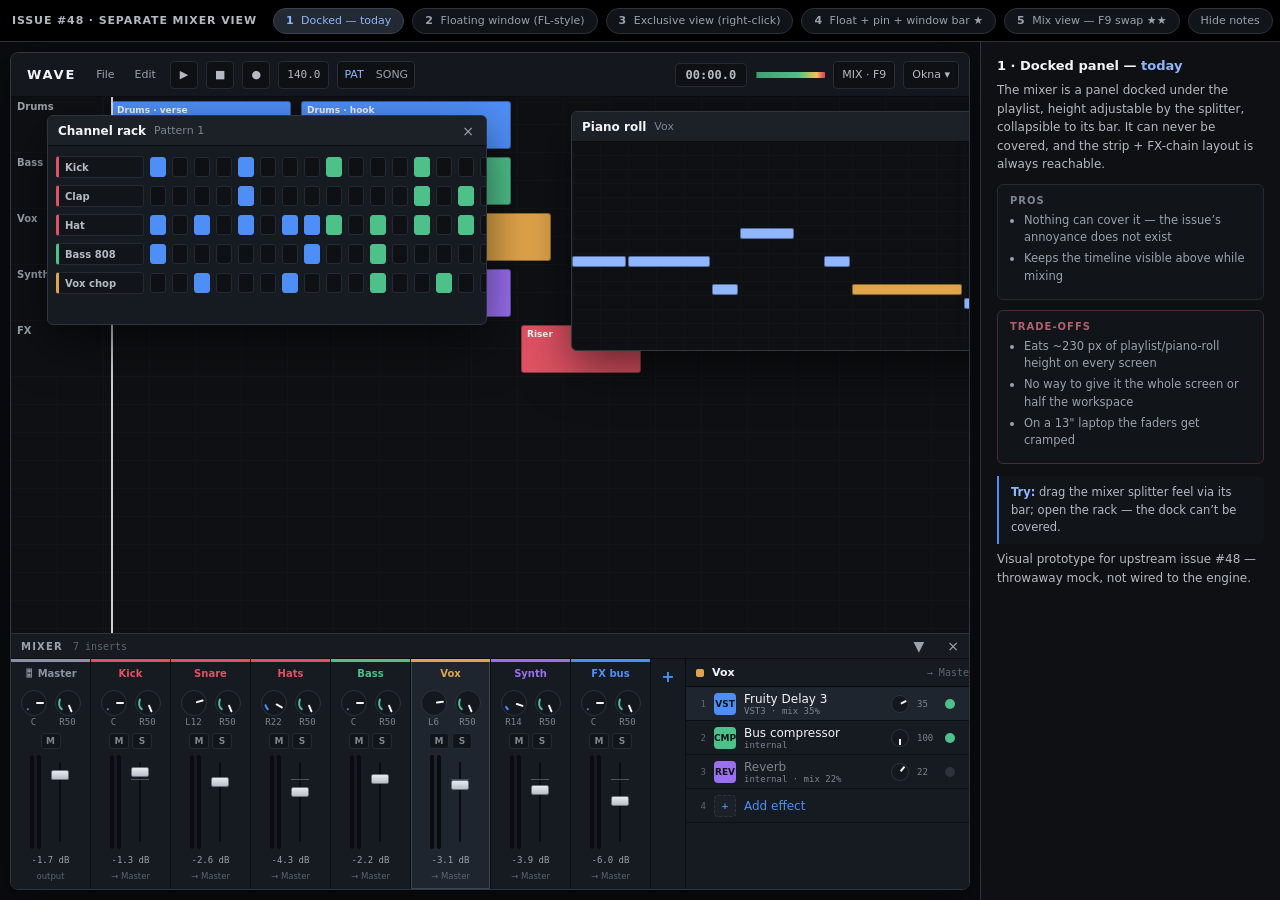
<file: index.html>
<!doctype html><meta charset="utf-8"><title>WAVE mixer-view proto</title><meta http-equiv="refresh" content="0; url=mixer-view.html"><p>Redirecting to <a href="mixer-view.html">mixer-view.html</a>…</p>
</file>
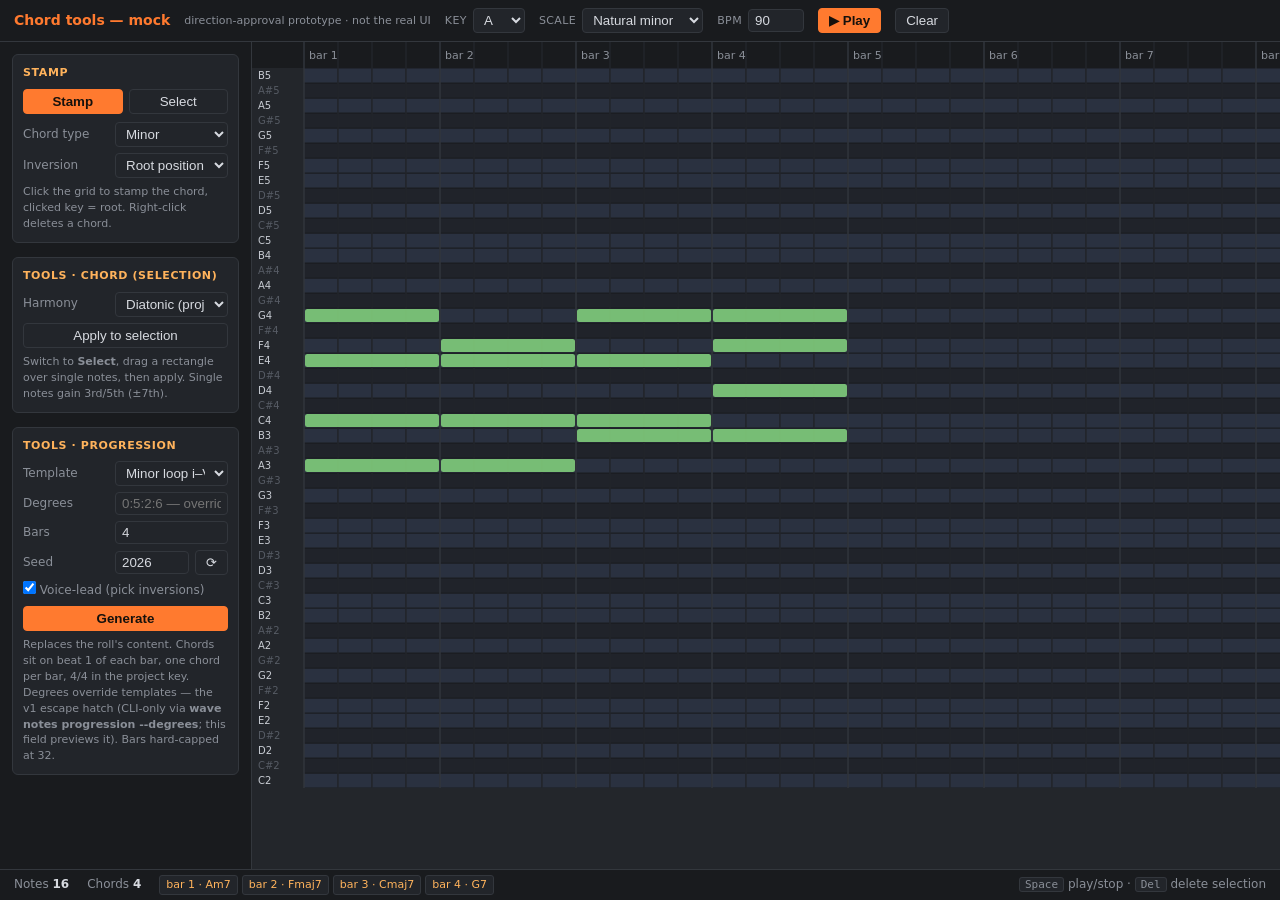
<file: chord-tools.html>
<!DOCTYPE html>
<html lang="en">
<head>
<meta charset="utf-8">
<title>WAVE · Chord tools mock (direction approval)</title>
<style>
  :root{
    --bg:#1b1d20; --panel:#22252a; --panel2:#191b1e; --line:#33373d;
    --txt:#d7dae0; --dim:#8a8f98; --acc:#ff7a2f; --acc2:#ffb35c;
    --note:#7ec97a; --notesel:#ffd24a; --scale:#2e3340; --scaleoff:#23262b;
    --barline:#3d424a;
  }
  *{box-sizing:border-box; margin:0; padding:0;}
  body{background:var(--bg); color:var(--txt); font:13px/1.45 "Segoe UI",system-ui,sans-serif; height:100vh; display:flex; flex-direction:column; overflow:hidden;}
  header{display:flex; align-items:center; gap:14px; padding:8px 14px; background:var(--panel2); border-bottom:1px solid var(--line);}
  header h1{font-size:14px; font-weight:600; color:var(--acc);}
  header .sub{color:var(--dim); font-size:11px;}
  .grp{display:flex; align-items:center; gap:6px;}
  .grp label{color:var(--dim); font-size:11px; text-transform:uppercase; letter-spacing:.4px;}
  select,input[type=number],input[type=text]{background:var(--panel); color:var(--txt); border:1px solid var(--line); border-radius:4px; padding:3px 6px; font:12px inherit;}
  select:focus,input:focus{outline:1px solid var(--acc);}
  button{background:var(--panel); color:var(--txt); border:1px solid var(--line); border-radius:4px; padding:4px 10px; font:12px inherit; cursor:pointer;}
  button:hover{border-color:var(--acc); color:var(--acc2);}
  button.primary{background:var(--acc); border-color:var(--acc); color:#16110c; font-weight:600;}
  button.primary:hover{background:var(--acc2); color:#16110c;}
  main{flex:1; display:flex; min-height:0;}
  aside{width:252px; background:var(--panel2); border-right:1px solid var(--line); padding:12px; overflow-y:auto; display:flex; flex-direction:column; gap:14px;}
  .card{background:var(--panel); border:1px solid var(--line); border-radius:6px; padding:10px;}
  .card h2{font-size:11px; text-transform:uppercase; letter-spacing:.6px; color:var(--acc2); margin-bottom:8px;}
  .row{display:flex; align-items:center; gap:6px; margin:6px 0;}
  .row label{width:86px; color:var(--dim); font-size:12px;}
  .row select,.row input{flex:1; min-width:0;}
  .modes{display:flex; gap:6px; margin-bottom:8px;}
  .modes button{flex:1; padding:4px 0;}
  .modes button.on{background:var(--acc); border-color:var(--acc); color:#16110c; font-weight:600;}
  .hint{color:var(--dim); font-size:11px; margin-top:6px;}
  .rollwrap{flex:1; overflow:auto; position:relative; background:var(--scaleoff);}
  svg{display:block; cursor:crosshair;}
  footer{display:flex; align-items:center; gap:18px; padding:5px 14px; background:var(--panel2); border-top:1px solid var(--line); color:var(--dim); font-size:12px;}
  footer b{color:var(--txt); font-weight:600;}
  .chips{display:flex; flex-wrap:wrap; gap:4px;}
  .chip{background:var(--panel); border:1px solid var(--line); border-radius:3px; padding:1px 6px; font-size:11px; color:var(--acc2);}
  kbd{background:var(--panel); border:1px solid var(--line); border-radius:3px; padding:0 5px; font-size:11px;}
</style>
</head>
<body>
<header>
  <h1>Chord tools — mock</h1>
  <span class="sub">direction-approval prototype · not the real UI</span>
  <div class="grp"><label>Key</label><select id="key"></select></div>
  <div class="grp"><label>Scale</label>
    <select id="scale">
      <option value="0">Major</option><option value="1" selected>Natural minor</option>
      <option value="2">Maj pentatonic</option><option value="3">Min pentatonic</option>
    </select></div>
  <div class="grp"><label>BPM</label><input id="bpm" type="number" value="90" min="40" max="220" style="width:56px"></div>
  <button id="play" class="primary">▶ Play</button>
  <button id="clear">Clear</button>
</header>
<main>
  <aside>
    <div class="card">
      <h2>Stamp</h2>
      <div class="modes">
        <button id="mStamp" class="on">Stamp</button>
        <button id="mSelect">Select</button>
      </div>
      <div class="row"><label>Chord type</label>
        <select id="chordType">
          <option value="maj">Major</option><option value="min" selected>Minor</option>
          <option value="dim">Diminished</option><option value="aug">Augmented</option>
          <option value="sus2">Sus2</option><option value="sus4">Sus4</option>
          <option value="7">Dominant 7</option><option value="maj7">Major 7</option>
          <option value="min7">Minor 7</option><option value="9">Dominant 9</option>
          <option value="add9">Add 9</option><option value="maj9">Major 9</option>
          <option value="min9">Minor 9</option><option value="6">Major 6</option>
          <option value="m6">Minor 6</option><option value="dim7">Diminished 7</option>
          <option value="m7b5">Minor 7 ♭5</option><option value="5">Power 5</option>
          <option value="single">Single note (for the Chord tool)</option>
        </select></div>
      <div class="row"><label>Inversion</label>
        <select id="inv">
          <option value="0" selected>Root position</option><option value="1">1st</option>
          <option value="2">2nd</option><option value="3">3rd</option>
        </select></div>
      <div class="hint">Click the grid to stamp the chord, clicked key = root. Right-click deletes a chord.</div>
    </div>
    <div class="card">
      <h2>Tools · Chord (selection)</h2>
      <div class="row"><label>Harmony</label>
        <select id="chordVerb">
          <option value="diatonic" selected>Diatonic (project scale)</option>
          <option value="maj">Major triad</option><option value="min">Minor triad</option>
          <option value="7">Dominant 7</option><option value="maj7">Major 7</option>
          <option value="min7">Minor 7</option>
        </select></div>
      <button id="applyChord" style="width:100%">Apply to selection</button>
      <div class="hint">Switch to <b>Select</b>, drag a rectangle over single notes, then apply. Single notes gain 3rd/5th (±7th).</div>
    </div>
    <div class="card">
      <h2>Tools · Progression</h2>
      <div class="row"><label>Template</label>
        <select id="prog">
          <option value="pop">Pop I–V–vi–IV</option>
          <option value="pop2">Pop rotation vi–IV–I–V</option>
          <option value="minloop" selected>Minor loop i–VI–III–VII</option>
          <option value="trap">Trap i–iv–VI–v</option>
          <option value="iivI">ii–V–I</option>
          <option value="doowop">Doo-wop I–vi–IV–V</option>
          <option value="andalusian">Andalusian i–VII–VI–v</option>
          <option value="blues">Blues i–iv–v</option>
          <option value="canon">Canon (8 bars)</option>
          <option value="chance">Chance (seeded)</option>
        </select></div>
      <div class="row"><label>Degrees</label><input id="degrees" type="text" placeholder="0:5:2:6 — overrides template"></div>
      <div class="row"><label>Bars</label><input id="bars" type="number" value="4" min="1" max="32"></div>
      <div class="row"><label>Seed</label><input id="seed" type="number" value="2026"><button id="reseed" title="New seed">⟳</button></div>
      <div class="row"><label style="width:auto"><input id="vl" type="checkbox" checked> Voice-lead (pick inversions)</label></div>
      <button id="genProg" class="primary" style="width:100%">Generate</button>
      <div class="hint">Replaces the roll's content. Chords sit on beat 1 of each bar, one chord per bar, 4/4 in the project key. Degrees override templates — the v1 escape hatch (CLI-only via <b>wave notes progression --degrees</b>; this field previews it). Bars hard-capped at 32.</div>
    </div>
  </aside>
  <div class="rollwrap"><svg id="roll"></svg></div>
</main>
<footer>
  <span>Notes <b id="stNotes">0</b></span>
  <span>Chords <b id="stChords">0</b></span>
  <div class="chips" id="stChips"></div>
  <span style="margin-left:auto"><kbd>Space</kbd> play/stop · <kbd>Del</kbd> delete selection</span>
</footer>
<script>
'use strict';
/* ---------- theory ---------- */
const NN = ['C','C#','D','D#','E','F','F#','G','G#','A','A#','B'];
const SCALES = [[0,2,4,5,7,9,11],[0,2,3,5,7,8,10],[0,2,4,7,9],[0,3,5,7,10]];
const CHORDS = {
  maj:[0,4,7], min:[0,3,7], dim:[0,3,6], aug:[0,4,8], sus2:[0,2,7], sus4:[0,5,7],
  7:[0,4,7,10], maj7:[0,4,7,11], min7:[0,3,7,10], 9:[0,4,7,10,14], add9:[0,4,7,14],
  maj9:[0,4,7,11,14], min9:[0,3,7,10,14], 6:[0,4,7,9], m6:[0,3,7,9],
  dim7:[0,3,6,9], m7b5:[0,3,6,10], 5:[0,7]
};
const CHORD_NAME = {maj:'', min:'m', dim:'°', aug:'+', sus2:'sus2', sus4:'sus4', 7:'7', maj7:'maj7', min7:'m7', 9:'9', add9:'add9', maj9:'maj9', min9:'m9', 6:'6', m6:'m6', dim7:'°7', m7b5:'m7♭5', 5:'5'};
const DEG = ['I','II','III','IV','V','VI','VII'];
const TEMPLATES = {
  pop:[0,4,5,3],           // I V vi IV
  pop2:[5,3,0,4],          // vi IV I V (pop rotation)
  minloop:[0,5,2,6],       // i VI III VII
  trap:[0,3,5,4],          // i iv VI v
  iivI:[1,4,0],            // ii V I
  doowop:[0,5,3,4],        // I vi IV V
  andalusian:[0,6,5,4],    // i VII VI v
  blues:[0,3,4],           // i iv v
  canon:[0,4,5,2,3,0,3,4], // 8-bar canon cycle
  chance:null              // seeded random walk
};
function scaleMask(key, scale){ const m = Array(12).fill(false); for(const s of SCALES[scale]) m[(key+s)%12] = true; return m; }
/* diatonic chord: stack scale degrees d, d+2, d+4 (+d+6) */
function diatonicChord(scale, deg, seventh){
  const s = SCALES[scale], n = s.length, out = [];
  const idx = seventh ? [0,2,4,6] : [0,2,4];
  for(const i of idx) out.push(s[(deg+i)%n] + 12*Math.floor((deg+i)/n));
  return out;
}
function qualityName(pitches){ // voicing-tolerant, bass-first: the lowest note's pitch class is tried as root first
  const bass=Math.min(...pitches)%12;
  const pcs=[...new Set(pitches.map(p=>p%12))];
  const order=[bass,...pcs.filter(pc=>pc!==bass)];
  for(const pc of order){
    const rel=pcs.map(p=>(p-pc+12)%12).sort((a,b)=>a-b).join(',');
    for(const [tKey, ivArr] of Object.entries(CHORDS)){
      const tn=[...new Set(ivArr.map(v=>v%12))].sort((a,b)=>a-b).join(',');
      if(rel===tn) return NN[pc]+CHORD_NAME[tKey];
    }
  }
  return NN[Math.min(...pcs)]+'?';
}
/* seeded rng (mock stand-in for the engine's SplitMix64) */
function mulberry32(a){ return function(){ a|=0; a=a+0x6D2B79F5|0; let t=Math.imul(a^a>>>15,1|a); t=t+Math.imul(t^t>>>7,61|t)^t; return ((t^t>>>14)>>>0)/4294967296; }; }

/* ---------- state ---------- */
const STEPS = 32;               // 8 bars · 4 beats
const P_LO = 36, P_HI = 83;     // C2..B5
const CW = 34, CH = 15, LB = 52; // cell w/h, label gutter
let notes = [];                 // {p, s, len, vel}
let sel = null;                 // marquee rect {s0,s1,p0,p1}
let mode = 'stamp';
let selected = new Set();       // indices into notes

const $ = id => document.getElementById(id);
const keyEl=$('key'), scaleEl=$('scale');
NN.forEach((n,i)=>keyEl.insertAdjacentHTML('beforeend',`<option value="${i}">${n}</option>`));
keyEl.value = 9; // A — matches the demo session

const key = ()=>+keyEl.value, scale = ()=>+scaleEl.value;

/* ---------- svg roll ---------- */
const roll = $('roll');
function layout(){
  const W = LB + STEPS*CW, H = (P_HI-P_LO+1)*CH + 26;
  roll.setAttribute('width', W); roll.setAttribute('height', H);
  roll.setAttribute('viewBox', `0 0 ${W} ${H}`);
}
function xOf(s){ return LB + s*CW; }
function yOf(p){ return (P_HI-p)*CH + 26; }
function pAt(y){ return P_HI - Math.floor((y-26)/CH); }
function sAt(x){ return Math.max(0, Math.min(STEPS-1, Math.floor((x-LB)/CW))); }

function draw(){
  layout();
  const m = scaleMask(key(), scale());
  let bg = '';
  for(let p=P_LO;p<=P_HI;p++){
    const black = [1,3,6,8,10].includes(p%12);
    for(let s=0;s<STEPS;s++){
      const on = m[p%12];
      bg += `<rect x="${xOf(s)}" y="${yOf(p)}" width="${CW}" height="${CH}" fill="${on?(black?'#313847':'#2a3140'):(black?'#20232a':'#24272e')}" stroke="#1b1d20" stroke-width="1"/>`;
    }
  }
  // bar/beat lines + ruler
  let ruler = `<rect x="0" y="0" width="${LB+STEPS*CW}" height="26" fill="#191b1e"/>`;
  let labels = '';
  for(let s=0;s<=STEPS;s++){
    const bar = s%4===0;
    ruler += `<line x1="${xOf(s)}" y1="0" x2="${xOf(s)}" y2="${(P_HI-P_LO+1)*CH+26}" stroke="${bar?'var(--barline)':'#262a30'}" stroke-width="1"/>`;
    if(bar) labels += `<text x="${xOf(s)+5}" y="17" fill="#8a8f98" font-size="11" font-family="inherit">bar ${s/4+1}</text>`;
  }
  for(let p=P_LO;p<=P_HI;p++){
    const nm = NN[p%12], oct = Math.floor(p/12)-1;
    labels += `<text x="6" y="${yOf(p)+11}" fill="${m[p%12]?'#c7cbd2':'#565b64'}" font-size="10" font-family="inherit">${nm}${oct}</text>`;
  }
  // notes
  let ns='';
  notes.forEach((n,i)=>{
    const isSel = selected.has(i);
    ns += `<rect x="${xOf(n.s)+1}" y="${yOf(n.p)+1}" width="${n.len*CW-2}" height="${CH-2}" rx="2.5" fill="${isSel?'var(--notesel)':'var(--note)'}" opacity="0.92"/>`;
  });
  // marquee
  let mq='';
  if(sel){
    const x=Math.min(xOf(sel.s0),xOf(sel.s1)), y=Math.min(yOf(sel.p0),yOf(sel.p1));
    mq = `<rect x="${x}" y="${y}" width="${Math.abs(xOf(sel.s1)-xOf(sel.s0))}" height="${Math.abs(yOf(sel.p1)-yOf(sel.p0))}" fill="rgba(255,122,47,.12)" stroke="var(--acc)" stroke-dasharray="4 3"/>`;
  }
  roll.innerHTML = bg + ruler + labels + ns + mq;
  status();
}
/* chord label chips in status bar */
function chordGroups(){
  const byStep = new Map();
  notes.forEach(n=>{ if(!byStep.has(n.s)) byStep.set(n.s,[]); byStep.get(n.s).push(n.p); });
  const out=[];
  for(const [s,ps] of [...byStep.entries()].sort((a,b)=>a[0]-b[0])){
    ps.sort((a,b)=>a-b);
    if(ps.length>1) out.push({s, name: qualityName(ps), root:ps[0]});
  }
  return out;
}
function status(){
  $('stNotes').textContent = notes.length;
  const gs = chordGroups();
  $('stChords').textContent = gs.length;
  $('stChips').innerHTML = gs.map(g=>`<span class="chip">bar ${Math.floor(g.s/4)+1} · ${g.name}</span>`).join('');
}

/* ---------- audio ---------- */
let ac=null;
function ctx(){ if(!ac) ac = new (window.AudioContext||window.webkitAudioContext)(); return ac; }
function pluck(pitch, t, dur, vel=0.5){
  const a=ctx(), o=a.createOscillator(), o2=a.createOscillator(), g=a.createGain(), f=a.createBiquadFilter();
  o.type='triangle'; o2.type='sine'; o.frequency.value=440*Math.pow(2,(pitch-69)/12); o2.frequency.value=o.frequency.value/2;
  f.type='lowpass'; f.frequency.value=2200;
  g.gain.setValueAtTime(0,t); g.gain.linearRampToValueAtTime(vel*0.16,t+0.02); g.gain.exponentialRampToValueAtTime(0.001,t+dur);
  o.connect(f); o2.connect(f); f.connect(g); g.connect(a.destination);
  o.start(t); o2.start(t); o.stop(t+dur+0.05); o2.stop(t+dur+0.05);
}
function playChord(pitches, dur=0.8){ const t=ctx().currentTime+0.02; pitches.forEach(p=>pluck(p,t,dur,0.6)); }

/* transport */
let playing=false, timer=null, nextStep=0, nextT=0;
function tick(){
  const a=ctx(), spb=60/+$('bpm').value, stepDur=spb; // 1 beat per step column here (4/4, quarter grid)
  while(nextT < a.currentTime+0.12){
    const step = nextStep % STEPS;
    notes.forEach(n=>{ if(step>=n.s && step<n.s+n.len && (step===n.s || (step-n.s)%4===0)) pluck(n.p, nextT, stepDur*0.95, 0.4); });
    // re-trigger held chord each beat for a pulse feel
    nextT+=stepDur; nextStep++;
  }
}
$('play').onclick = ()=>{
  if(playing){ stop(); return; }
  const a=ctx(); playing=true; nextStep=0; nextT=a.currentTime+0.08;
  timer=setInterval(tick,25); $('play').textContent='■ Stop';
};
function stop(){ playing=false; clearInterval(timer); $('play').textContent='▶ Play'; }

/* ---------- interaction ---------- */
let drag=null;
roll.addEventListener('mousedown', e=>{
  const r=roll.getBoundingClientRect(), x=e.clientX-r.left, y=e.clientY-r.top;
  if(e.button===2){ eraseAt(sAt(x), pAt(y)); return; }
  if(e.button!==0) return;
  ctx(); // unlock audio on gesture
  const s=sAt(x), p=pAt(y);
  if(mode==='stamp'){
    stampChord(s,p);
  }else{
    drag={s0:s,p0:p,s1:s,p1:p};
  }
});
roll.addEventListener('mousemove', e=>{
  if(!drag) return;
  const r=roll.getBoundingClientRect();
  drag.s1=sAt(e.clientX-r.left); drag.p1=pAt(e.clientY-r.top);
  sel={...drag}; draw();
});
window.addEventListener('mouseup', ()=>{
  if(!drag) return;
  sel={s0:Math.min(drag.s0,drag.s1),s1:Math.max(drag.s0,drag.s1),p0:Math.min(drag.p0,drag.p1),p1:Math.max(drag.p0,drag.p1)};
  drag=null; pickSel(); draw();
});
roll.addEventListener('contextmenu', e=>e.preventDefault());
function pickSel(){
  selected = new Set();
  notes.forEach((n,i)=>{ if(n.p>=sel.p0&&n.p<=sel.p1&&n.s+n.len>sel.s0&&n.s<=sel.s1) selected.add(i); });
}
function eraseAt(step){
  const before = notes.length;
  notes = notes.filter(n=>n.s!==step);
  if(notes.length!==before){ selected.clear(); draw(); }
}
/* stamp: root at clicked key, tones above within an octave+ */
function stampChord(step,pitch){
  const type=$('chordType').value;
  if(type==='single'){
    notes = notes.filter(n=>n.s!==step);
    notes.push({p:pitch, s:step, len:4, vel:0.8});
    pluck(pitch, ctx().currentTime+0.02, 0.6, 0.6);
    draw(); return;
  }
  const ivs=CHORDS[type];
  const pitches=ivs.map(v=>pitch+v);
  const inv=Math.min(+$('inv').value||0, ivs.length-1); // a 2- or 3-note chord has fewer inversions
  for(let i=0;i<inv;i++){ const li=pitches.indexOf(Math.min(...pitches)); pitches[li]+=12; } // stack rotation
  notes = notes.filter(n=>n.s!==step); // one chord per step: dedupe, no pile-up
  pitches.forEach((p,i)=>{ notes.push({p, s:step, len:4, vel:i===0?0.8:0.7, root:pitch}); });
  playChord(pitches);
  draw();
}
/* Tools · Chord verb */
$('applyChord').onclick = ()=>{
  if(selected.size===0){ flash('Select notes first (Select tool, drag a rectangle)'); return; }
  const hv=$('chordVerb').value, sc=SCALES[scale()];
  const atStep=new Map();
  notes.forEach(n=>atStep.set(n.s,(atStep.get(n.s)||0)+1));
  const roots=[...selected].map(i=>notes[i]).filter(n=>atStep.get(n.s)===1).sort((a,b)=>a.s-b.s);
  if(roots.length===0){ flash('Selection has no single root notes'); return; }
  const doneSteps=new Set(); let added=0;
  for(const n of roots){
    if(doneSteps.has(n.s)) continue; doneSteps.add(n.s);
    let ivs;
    if(hv==='diatonic'){
      let d=0;
      sc.forEach((semi,i)=>{ if((key()+semi)%12===n.p%12) d=i; });
      const stack=diatonicChord(scale(), d, false);
      ivs=stack.map(v=>v-stack[0]); // root-relative diatonic stack
    }else ivs=CHORDS[hv];
    ivs.forEach((v,i)=>{ if(i>0 && !notes.some(x=>x.p===n.p+v && x.s===n.s)){ notes.push({p:n.p+v,s:n.s,len:n.len,vel:n.vel*0.9}); added++; } });
  }
  selected.clear(); draw();
  flash(`Harmonized ${doneSteps.size} root${doneSteps.size>1?'s':''}, added ${added} notes`);
};
/* Tools · Progression */
$('reseed').onclick = ()=>{ $('seed').value = Math.floor(Math.random()*9999); };
$('genProg').onclick = ()=>{
  const tpl=$('prog').value, bars=+$('bars').value, seed=+$('seed').value, vl=$('vl').checked;
  const rng=mulberry32(seed);
  const sc=SCALES[scale()], n=sc.length;
  let degs=[];
  const dgTxt=$('degrees').value.trim();
  if(dgTxt){ // explicit diatonic degree list — the CLI --degrees escape hatch
    degs=dgTxt.split(/[:\s,]+/).map(x=>+x).filter(x=>Number.isInteger(x)&&x>=0&&x<n).slice(0,32);
    if(!degs.length){ flash('No valid degrees (0–'+(n-1)+')'); return; }
  }
  else if(TEMPLATES[tpl]){ const t=TEMPLATES[tpl]; for(let b=0;b<bars;b++) degs.push(t[b%t.length]); }
  else { let d=Math.floor(rng()*n); for(let b=0;b<bars;b++){ degs.push(d); d=(d+Math.floor(rng()*5)-2+n)%n; } }
  const ivsOf = degs.map(d=>{ const st=diatonicChord(scale(), d, true); return st.map(v=>v-st[0]); });
  let chords = degs.map((d,i)=> ivsOf[i].map(v=> 48 + ((key()+sc[d])%12) + v)); // roots stay in C3..B3
  if(vl){
    for(let i=1;i<chords.length;i++){
      const prev=[...chords[i-1]].sort((a,b)=>a-b);
      let best=null;
      for(let r=0;r<chords[i].length;r++){
        const cand=[...chords[i]];
        for(let k=0;k<r;k++) cand[k]+=12; // lift lowest voices an octave (rotation)
        const sorted=[...cand].sort((a,b)=>a-b);
        const cost=sorted.reduce((acc,v,j)=>acc+Math.abs(v-prev[Math.min(j,prev.length-1)]),0);
        if(!best||cost<best.cost) best={cand,cost};
      }
      chords[i]=best.cand;
    }
  }
  notes=[];
  chords.forEach((c,i)=>c.forEach(p=>notes.push({p, s:i*4, len:4, vel:0.75})));
  draw();
  playChord(chords[0], 1.4);
};
$('clear').onclick = ()=>{ notes=[]; selected.clear(); sel=null; draw(); };
$('mStamp').onclick = ()=>{ mode='stamp'; $('mStamp').classList.add('on'); $('mSelect').classList.remove('on'); roll.style.cursor='crosshair'; };
$('mSelect').onclick = ()=>{ mode='select'; $('mSelect').classList.add('on'); $('mStamp').classList.remove('on'); roll.style.cursor='cell'; };
keyEl.onchange = scaleEl.onchange = draw;
let flashT=null;
function flash(msg){
  let f=$('fl'); if(!f){ f=document.createElement('div'); f.id='fl';
    Object.assign(f.style,{position:'fixed',left:'50%',bottom:'52px',transform:'translateX(-50%)',background:'#2a2e35',border:'1px solid var(--acc)',padding:'6px 14px',borderRadius:'5px',zIndex:9});
    document.body.appendChild(f);} f.textContent=msg; f.style.opacity=1; clearTimeout(flashT); flashT=setTimeout(()=>f.style.opacity=0,2200);
}
window.addEventListener('keydown', e=>{
  if(e.code==='Space'){ e.preventDefault(); $('play').click(); }
  if(e.key==='Delete'){ notes=notes.filter((n,i)=>!selected.has(i)); selected.clear(); draw(); }
});
draw();
$('genProg').click(); // seed the demo state so the roll is never empty on first open
</script>
</body>
</html>
</file>
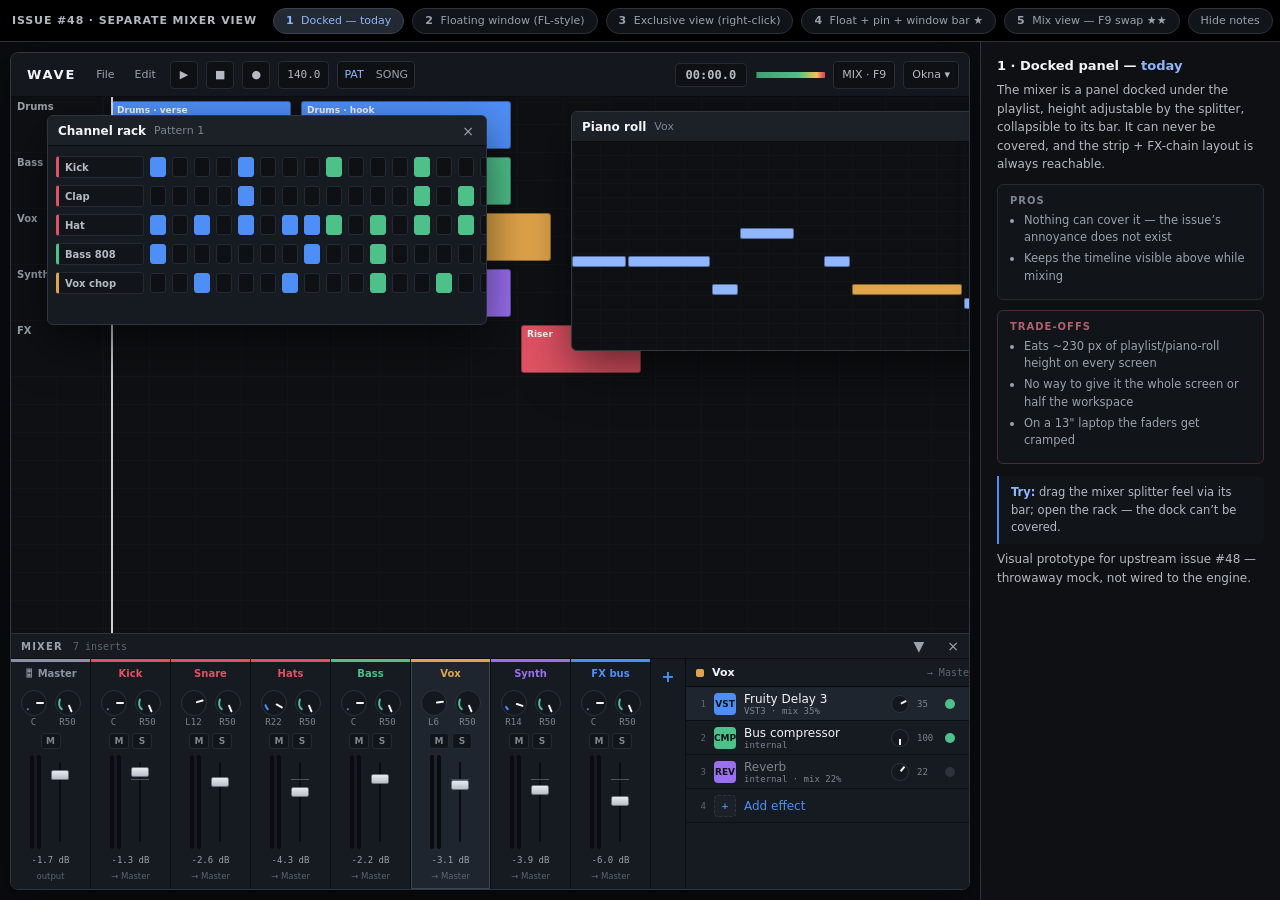
<file: mixer-view.html>
<!doctype html>
<!-- Visual prototype for upstream issue #48 "Separate view for mixer" — throwaway, not part of the app. -->
<html lang="en">
<head>
<meta charset="utf-8">
<title>WAVE · issue #48 · separate mixer view</title>
<style>
:root{
  --bg0:#0a0c0f;--bg1:#0e1013;--bg2:#111419;--bg3:#14181e;--bg4:#161a21;--bg5:#171b21;--bg6:#1c2128;--bg7:#1e242d;
  --line:#252b34;--line2:#2c333d;--line3:#2e3641;
  --fg:#d5dae2;--fg-hi:#f2f4f7;--fg2:#b4bac4;--fg3:#9aa2ad;--fg4:#7d8592;--fg5:#5c6573;--fg6:#4a5360;
  --blue:#4f8ef7;--blue-hi:#8fb6ff;--green:#4ec08a;--amber:#e0a44a;--red:#e05263;
  --sel-bg:#232a33;--sel-bg2:#1f252e;--sel-ring:#3a4554;--mixer-bg:#121519;
  --playhead:#eef1f5;--shadow:rgba(0,0,0,.55);
  --sans:system-ui,'Segoe UI',sans-serif;--mono:ui-monospace,'Cascadia Mono',monospace;
}
*{box-sizing:border-box}html,body{margin:0;height:100%;background:var(--bg0);overflow:hidden;font-family:var(--sans);color:var(--fg)}
button{font:inherit;cursor:pointer}

/* ---------- proto chrome (mode bar + notes) ---------- */
#modebar{height:42px;display:flex;align-items:center;gap:8px;padding:0 12px;background:#000;border-bottom:1px solid var(--line2);flex:none}
#modebar .t{font:600 11px var(--sans);letter-spacing:.08em;color:var(--fg2);margin-right:8px;white-space:nowrap}
.chip{height:26px;padding:0 12px;border:1px solid var(--line2);border-radius:13px;background:var(--bg2);color:var(--fg3);font:500 11px var(--sans);white-space:nowrap}
.chip:hover{color:var(--fg-hi);border-color:var(--line3)}
.chip.on{background:var(--sel-bg);border-color:var(--sel-ring);color:var(--blue-hi)}
.chip b{font-weight:700;margin-right:4px}
#notesbtn{margin-left:auto}
#proto{display:flex;height:calc(100% - 42px)}
#appwrap{flex:1;min-width:0;display:flex;flex-direction:column;padding:10px}
#app{flex:1;min-height:0;display:flex;flex-direction:column;border:1px solid var(--line3);border-radius:8px;overflow:hidden;background:var(--bg1);box-shadow:0 12px 40px rgba(0,0,0,.5)}
#notes{width:300px;flex:none;border-left:1px solid var(--line2);background:var(--bg1);overflow:auto;padding:14px 16px 24px}
body.nonotes #notes{display:none}
#notes h2{margin:2px 0 8px;font:700 13px var(--sans);color:var(--fg-hi)}
#notes h2 .n{color:var(--blue-hi)}
#notes p{font:400 12px/1.55 var(--sans);color:var(--fg2);margin:6px 0}
#notes .pf{margin:10px 0 0;padding:10px 12px;border:1px solid var(--line);border-radius:6px;background:var(--bg2)}
#notes .pf h3{margin:0 0 6px;font:600 10px var(--sans);letter-spacing:.1em;color:var(--fg4)}
#notes .pf li{font:400 11.5px/1.5 var(--sans);color:var(--fg3);margin:4px 0}
#notes ul{margin:0;padding-left:14px}
#notes .try{margin-top:12px;padding:8px 12px;border-left:2px solid var(--blue);background:var(--bg2);font:400 11.5px/1.5 var(--sans);color:var(--fg2);border-radius:0 6px 6px 0}
#notes .try b{color:var(--blue-hi)}
.protofoot{margin-top:16px;font:400 10px var(--sans);color:var(--fg5)}

/* ---------- fake WAVE toolbar ---------- */
#toolbar{height:44px;flex:none;display:flex;align-items:center;gap:8px;padding:0 10px;background:var(--bg3);border-bottom:1px solid var(--bg0)}
#toolbar .logo{font:800 13px var(--sans);letter-spacing:.14em;color:var(--fg-hi);padding:0 6px}
.tb{height:28px;min-width:28px;border:1px solid var(--line);border-radius:4px;background:var(--bg1);color:var(--fg2);display:flex;align-items:center;justify-content:center;padding:0 8px;font:500 11px var(--sans)}
.tb:hover{background:var(--line);color:var(--fg-hi)}
.tb.rec.on{color:var(--red);border-color:var(--red)}
.tb.play.on{color:var(--green);border-color:var(--green)}
.tbmenu{border:0;background:transparent;color:var(--fg3);font:500 11px var(--sans);padding:4px 6px;border-radius:4px}
.tbmenu:hover{background:var(--line);color:var(--fg-hi)}
#clock{margin-left:auto;font:600 12px var(--mono);color:var(--fg2);background:var(--bg1);border:1px solid var(--line);border-radius:4px;padding:4px 10px}
#master{width:70px;height:6px;border-radius:1px;background:linear-gradient(90deg,#3f9e72,#4ec08a 62%,#f0c25a 88%,#e05263 97%);position:relative;overflow:hidden}
#master i{position:absolute;inset:0;background:var(--bg0);transform-origin:left}

/* ---------- stage: playlist + floating windows ---------- */
#stage{flex:1;min-height:0;position:relative;overflow:hidden;background:var(--bg1)}
#playlist{position:absolute;inset:0;background:
  repeating-linear-gradient(90deg,var(--bg2) 0 1px,transparent 1px 46px),
  repeating-linear-gradient(180deg,transparent 0 27px,var(--bg2) 27px 28px),
  var(--bg1)}
.trk{position:absolute;left:0;right:0;height:56px;border-bottom:1px solid var(--bg2)}
.trk .nm{position:sticky;left:0;float:left;width:92px;height:100%;font:600 10px var(--sans);color:var(--fg3);padding:4px 6px;border-right:1px solid var(--bg2);background:var(--bg1)}
.clp{position:absolute;top:4px;height:48px;border-radius:3px;font:600 9px var(--sans);color:var(--fg-hi);padding:3px 5px;overflow:hidden;white-space:nowrap;border:1px solid rgba(0,0,0,.35)}
#ph{position:absolute;top:0;bottom:0;width:2px;background:var(--playhead);opacity:.85}

/* ---------- window chrome ---------- */
.win{position:absolute;display:flex;flex-direction:column;background:var(--bg4);border:1px solid var(--line3);border-radius:6px;box-shadow:0 18px 48px var(--shadow);overflow:hidden}
.winhd{height:30px;flex:none;display:flex;align-items:center;gap:8px;padding:0 6px 0 10px;background:var(--bg6);border-bottom:1px solid var(--bg0);cursor:grab;user-select:none}
.winhd:active{cursor:grabbing}
.winhd .title{font:600 12px var(--sans);color:var(--fg-hi);white-space:nowrap}
.winhd .sub{min-width:0;font:500 11px var(--sans);color:var(--fg4);white-space:nowrap;overflow:hidden;text-overflow:ellipsis}
.winhd button{width:24px;height:20px;border:0;border-radius:3px;background:transparent;color:var(--fg3);display:flex;align-items:center;justify-content:center;font-size:14px;padding:0}
.winhd button:hover{background:var(--line);color:var(--fg-hi)}
.winhd .pin{font-size:12px}
.winhd .pin.on{color:var(--blue-hi);background:var(--sel-bg)}
.winbd{flex:1;min-height:0;position:relative;display:flex}
.rsz{position:absolute;right:0;bottom:0;width:14px;height:14px;cursor:nwse-resize}
.rsz::after{content:'';position:absolute;right:3px;bottom:3px;width:7px;height:7px;border-right:2px solid var(--fg6);border-bottom:2px solid var(--fg6)}

/* channel rack */
.rack{flex:1;padding:8px;overflow:auto}
.rack .row{display:flex;align-items:center;gap:6px;height:26px;margin-bottom:3px}
.rack .ch{width:88px;flex:none;height:22px;border:1px solid var(--line);border-radius:3px;background:var(--bg2);font:600 10px var(--sans);color:var(--fg2);display:flex;align-items:center;padding:0 6px}
.rack .st{width:16px;height:20px;flex:none;border:1px solid var(--line);border-radius:3px;background:var(--bg1)}
.rack .st.on{background:var(--blue);border-color:var(--blue)}
.rack .st.g.on{background:var(--green);border-color:var(--green)}

/* piano roll */
.roll{flex:1;background:
  repeating-linear-gradient(180deg,transparent 0 13px,var(--bg2) 13px 14px),
  repeating-linear-gradient(90deg,var(--bg2) 0 1px,transparent 1px 28px),var(--bg1);position:relative}
.roll .nt{position:absolute;height:10px;border-radius:2px;background:var(--blue-hi);border:1px solid rgba(0,0,0,.4)}
.roll .nt.o{background:var(--amber)}

/* plugin window */
.plugbd{flex:1;padding:12px;display:flex;flex-direction:column;gap:10px;background:var(--bg2)}
.plugbd .kn{display:flex;align-items:center;gap:10px;font:500 11px var(--sans);color:var(--fg3)}
.kdial{width:26px;height:26px;border-radius:50%;background:conic-gradient(from 220deg,var(--blue) 0 200deg,var(--knob, #2c333d) 200deg 360deg);border:1px solid var(--line3)}

/* ---------- window bar (taskbar) ---------- */
#winbar{position:absolute;left:50%;bottom:8px;transform:translateX(-50%);display:flex;gap:4px;padding:4px;border:1px solid var(--line3);border-radius:8px;background:color-mix(in srgb,var(--bg6) 88%,transparent);backdrop-filter:blur(6px);box-shadow:0 8px 24px var(--shadow);z-index:900}
#winbar button{height:24px;padding:0 10px;border:1px solid var(--line);border-radius:5px;background:var(--bg4);color:var(--fg3);font:600 10.5px var(--sans);display:flex;align-items:center;gap:6px}
#winbar button:hover{color:var(--fg-hi);border-color:var(--line3)}
#winbar button .dot{width:6px;height:6px;border-radius:50%;background:var(--green)}
#winbar button.hid{opacity:.45}
#winbar button.hid .dot{background:var(--fg6)}
#winbar button.cur{background:var(--sel-bg);color:var(--blue-hi);border-color:var(--sel-ring)}
body:not([data-mode="3"]) body, body[data-mode="1"] #winbar, body[data-mode="2"] #winbar{display:none}

/* ---------- docked mixer ---------- */
#dock{flex:none;display:none}
body[data-mode="1"] #dock{display:block}
#dock .mixbar{height:26px;display:flex;align-items:center;gap:10px;padding:0 4px 0 10px;background:var(--bg5);border-top:1px solid var(--line2);border-bottom:1px solid var(--bg0)}
.mixbar .t{font:600 10px var(--sans);letter-spacing:.12em;color:var(--fg3)}
.mixbar .cnt{font:500 10px var(--mono);color:var(--fg5)}
.mixbar button{width:24px;height:20px;border:0;border-radius:3px;background:transparent;color:var(--fg3);font-size:14px}
.mixbar button:hover{background:var(--line);color:var(--fg-hi)}

/* ---------- mixer (shared by dock + floating window) ---------- */
.mixer{flex:1;display:flex;background:var(--mixer-bg);min-height:0}
.strips{flex:1;min-width:0;display:flex;overflow-x:auto;overflow-y:hidden}
.strip{width:80px;flex:none;display:flex;flex-direction:column;gap:6px;padding:0 6px 8px;background:var(--bg4);border-right:1px solid var(--bg0);min-height:0}
.strip.on{background:var(--sel-bg2);box-shadow:inset 0 0 0 1px var(--sel-ring)}
.strip .cbar{height:3px;margin:0 -6px;flex:none}
.strip .nm{height:16px;font:600 10px var(--sans);white-space:nowrap;overflow:hidden;text-align:center;flex:none}
.strip .nm .mi{font-size:9px;margin-right:2px}
.strip .kb{display:flex;justify-content:center;gap:8px;flex:none}
.k3{display:flex;flex-direction:column;align-items:center;gap:1px}
.pd{width:26px;height:26px;border-radius:50%;position:relative;border:1px solid var(--line2);background:var(--bg3)}
.pd::before{content:'';position:absolute;left:50%;top:50%;width:8px;height:2px;margin:-1px 0 0 -4px;border-radius:1px;background:var(--fg-hi);transform:rotate(var(--a,0deg)) translateX(6px)}
.pd svg{position:absolute;inset:0}
.pd .arc{fill:none;stroke-width:2.5;stroke-linecap:round;transform:rotate(135deg);transform-origin:center}
.k3 span{font:500 9px var(--mono);color:var(--fg4)}
.ms{display:flex;justify-content:center;gap:3px;flex:none}
.ms button{width:20px;height:16px;border:1px solid var(--line);border-radius:3px;background:var(--bg2);color:var(--fg4);font:700 9px var(--sans);padding:0}
.ms button.m.on{background:var(--amber);border-color:var(--amber);color:#1a1206}
.ms button.s.on{background:var(--blue);border-color:var(--blue);color:#0b1220}
.fadewrap{flex:1;min-height:44px;display:flex;justify-content:center;gap:3px}
.meter{position:relative;width:4px;border-radius:1px;overflow:hidden;background:linear-gradient(0deg,#3f9e72,#4ec08a 62%,#f0c25a 88%,#e05263 97%)}
.meter i{position:absolute;left:0;right:0;top:0;height:100%;background:var(--bg0);transform-origin:top}
.fader{position:relative;width:24px;margin-left:4px;cursor:ns-resize}
.fader .fslot{position:absolute;left:11px;top:7px;bottom:7px;width:2px;background:var(--bg0);border-radius:1px}
.fader .unity{position:absolute;left:3px;right:3px;height:1px;background:var(--fg6)}
.fader .cap{position:absolute;left:2px;right:2px;height:12px}
.fader .cap b{position:absolute;inset:1px;border-radius:2px;background:linear-gradient(180deg,#e8ebef,#b9bfc9);border:1px solid #6a727e}
.strip .db{font:500 9px var(--mono);color:var(--fg3);text-align:center;flex:none}
.strip .rt{font:400 8.5px var(--sans);color:var(--fg5);text-align:center;white-space:nowrap;overflow:hidden;flex:none}
.addins{width:34px;flex:none;display:flex;align-items:flex-start;justify-content:center;padding-top:8px;background:var(--bg4);color:var(--blue);font:600 16px var(--sans)}
.fxchain{width:300px;flex:none;display:flex;flex-direction:column;border-left:1px solid var(--bg0);background:var(--bg4);min-height:0}
.fxchain .hd{height:28px;flex:none;display:flex;align-items:center;gap:8px;padding:0 10px;border-bottom:1px solid var(--bg0)}
.fxchain .hd .nm{flex:1;font:600 11px var(--sans);color:var(--fg-hi);white-space:nowrap;overflow:hidden;text-overflow:ellipsis}
.fxchain .hd .rt{font:500 10px var(--mono);color:var(--fg5)}
.slot{height:34px;flex:none;display:flex;align-items:center;gap:8px;padding:0 6px 0 8px;border-bottom:1px solid var(--bg1);cursor:pointer}
.slot.on{background:var(--sel-bg2)}
.slot .n{font:500 9px var(--mono);color:var(--fg5);width:12px;text-align:right}
.slot .tile{width:22px;height:22px;flex:none;border-radius:4px;display:flex;align-items:center;justify-content:center;font:700 9px var(--sans);color:#10131a}
.slot .fxn{flex:1;min-width:0;font:500 12px var(--sans);color:var(--fg-hi);white-space:nowrap;overflow:hidden;text-overflow:ellipsis}
.slot .fxt{font:400 9px var(--mono);color:var(--fg4)}
.slot .mk{width:18px;height:18px;border-radius:50%;position:relative;border:1px solid var(--line2);background:var(--bg3);flex:none}
.slot .mk::before{content:'';position:absolute;left:50%;top:50%;width:6px;height:2px;margin:-1px 0 0 -3px;background:var(--fg-hi);transform:rotate(var(--a,0deg)) translateX(4px)}
.slot .mx{font:500 9px var(--mono);color:var(--fg4);width:20px}
.slot .led{width:10px;height:10px;border-radius:50%;background:var(--green);flex:none}
.slot .led.off{background:var(--line2)}
.slot .del{border:0;background:transparent;color:var(--fg5);font-size:13px;width:16px;height:20px}
.slot.add .fxn{color:var(--blue)}
.slot.add .tile{background:var(--bg6);color:var(--blue);border:1px dashed var(--line3)}

/* floating mixer window size + exclusive mode */
#mixwin{left:120px;top:56%;width:920px;height:250px}
#mixwin.max{box-shadow:0 0 0 1px var(--sel-ring),0 18px 48px var(--shadow)}
#mixwin.max .winhd{cursor:default}
#mixwin.max .rsz{display:none}
#mixbtn.on{color:var(--blue-hi);border-color:var(--blue)}
#mixwin .mixbar{display:flex;align-items:center;gap:10px;padding:0 6px 0 0;height:auto;border:0}
body[data-mode="3"] .hideme{display:none !important}
#focusbanner{position:absolute;left:50%;top:10px;transform:translateX(-50%);z-index:950;display:none;align-items:center;gap:8px;height:26px;padding:0 6px 0 12px;border:1px solid var(--sel-ring);border-radius:13px;background:var(--sel-bg);color:var(--blue-hi);font:600 11px var(--sans)}
#focusbanner.on{display:flex}
#focusbanner button{border:1px solid var(--line3);background:var(--bg4);color:var(--fg2);border-radius:10px;height:20px;padding:0 10px;font:500 10px var(--sans)}
</style>
</head>
<body data-mode="1">
<div id="modebar">
  <span class="t">ISSUE #48 · SEPARATE MIXER VIEW</span>
  <button class="chip on" data-m="1"><b>1</b> Docked — today</button>
  <button class="chip" data-m="2"><b>2</b> Floating window (FL-style)</button>
  <button class="chip" data-m="3"><b>3</b> Exclusive view (right-click)</button>
  <button class="chip" data-m="4"><b>4</b> Float + pin + window bar ★</button>
  <button class="chip" data-m="5"><b>5</b> Mix view — F9 swap ★★</button>
  <button class="chip" id="notesbtn">Hide notes</button>
</div>
<div id="proto">
  <div id="appwrap"><div id="app">
    <div id="toolbar">
      <span class="logo">WAVE</span>
      <button class="tbmenu">File</button><button class="tbmenu">Edit</button>
      <button class="tb play" id="playbtn" title="Play (space)">&#9654;</button>
      <button class="tb" title="Stop">&#9632;</button>
      <button class="tb rec" title="Record">&#9679;</button>
      <span class="tb" style="font-family:var(--mono)">140.0</span>
      <span class="tb" style="padding:0"><button class="tbmenu on" style="color:var(--blue-hi)">PAT</button><button class="tbmenu">SONG</button></span>
      <span id="clock">00:00:00.0</span>
      <div id="master"><i></i></div>
      <button class="tb" id="mixbtn" title="Mix view (F9): swap the workspace to the mixer and back">MIX · F9</button>
      <button class="tb" id="oknabtn" title="Windows menu">Okna &#9662;</button>
    </div>
    <div id="stage">
      <div id="playlist">
        <div class="trk" style="top:0"><span class="nm">Drums</span></div>
        <div class="trk" style="top:56px"><span class="nm">Bass</span></div>
        <div class="trk" style="top:112px"><span class="nm">Vox</span></div>
        <div class="trk" style="top:168px"><span class="nm">Synth</span></div>
        <div class="trk" style="top:224px"><span class="nm">FX</span></div>
        <div class="clp" style="left:100px;top:4px;width:180px;background:#4f8ef7">Drums · verse</div>
        <div class="clp" style="left:290px;top:4px;width:210px;background:#4f8ef7">Drums · hook</div>
        <div class="clp" style="left:100px;top:60px;width:240px;background:#4ec08a">Bass</div>
        <div class="clp" style="left:350px;top:60px;width:150px;background:#4ec08a">Bass fill</div>
        <div class="clp" style="left:290px;top:116px;width:250px;background:#e0a44a">Vox 8 bars</div>
        <div class="clp" style="left:100px;top:172px;width:400px;background:#9a6ff0">Pads</div>
        <div class="clp" style="left:510px;top:228px;width:120px;background:#e05263">Riser</div>
        <div id="ph" style="left:100px"></div>
      </div>

      <!-- floating windows -->
      <div class="win" id="rackwin" style="left:36px;top:18px;width:440px;height:210px;z-index:10">
        <div class="winhd"><span class="title">Channel rack</span><span class="sub">Pattern 1</span><span style="flex:1"></span><button data-close="rackwin">×</button></div>
        <div class="winbd"><div class="rack" id="rackbd"></div></div>
      </div>
      <div class="win" id="rollwin" style="left:560px;top:14px;width:520px;height:240px;z-index:11">
        <div class="winhd"><span class="title">Piano roll</span><span class="sub">Vox</span><span style="flex:1"></span><button data-close="rollwin">×</button></div>
        <div class="winbd"><div class="roll" id="rollbd"></div></div>
      </div>
      <div class="win" id="plugwin" style="left:1000px;top:30px;width:240px;height:190px;z-index:12">
        <div class="winhd"><span class="title">Fruity Delay 3</span><span class="sub">on Vox</span><span style="flex:1"></span><button data-close="plugwin">×</button></div>
        <div class="winbd"><div class="plugbd">
          <div class="kn"><span class="kdial"></span> Time 1/4<div style="flex:1"></div><span class="kdial" style="--knob:#2c333d"></span> Feedback 42%</div>
          <div class="kn"><span class="kdial"></span> Cutoff 8.2k<div style="flex:1"></div><span class="kdial"></span> Mix 35%</div>
        </div></div>
      </div>

      <!-- floating mixer window (modes 2/3/4) -->
      <div class="win" id="mixwin" style="z-index:500">
        <div class="winhd" id="mixhd">
          <span class="title">Mixer</span><span class="sub" id="mixsub">8 inserts</span><span style="flex:1"></span>
          <button class="pin" id="pinbtn" title="Keep on top (mode 4)">&#128204;</button>
          <button id="focusbtn" title="Hide every floating window (mode 3)" style="display:none">Focus</button>
          <button data-close="mixwin" id="mixclose" title="Close mixer">×</button>
        </div>
        <div class="winbd" id="mixbody" style="padding:0"></div>
        <div class="rsz" id="mixrsz"></div>
      </div>

      <div id="winbar"></div>
      <div id="focusbanner">Mixer focus — every other window hidden <button id="backbtn">Back to workspace (Esc)</button></div>
    </div>

    <!-- docked mixer (mode 1) -->
    <div id="dock">
      <div class="mixbar"><span class="t">MIXER</span><span class="cnt" id="dockcnt">8 inserts</span><span style="flex:1"></span><button title="Collapse">&#9660;</button><button title="Close">×</button></div>
      <div class="mixer" id="dockbody" style="height:230px"></div>
    </div>
  </div></div>

  <aside id="notes"></aside>
</div>

<script>
'use strict';
/* ---------- data ---------- */
const INSERTS=[
  {id:0,nm:'Master',col:'#8a93a3',vol:.82,pan:0,route:'output',fx:[{n:'Limiter',t:'LIM',c:'#4ec08a',mix:100,on:1},{n:'Maximizer',t:'MAX',c:'#4ec08a',mix:100,on:1}]},
  {id:6,nm:'Kick',col:'#e05263',vol:.86,pan:0,route:'→ Master',fx:[{n:'Transient shaper',t:'TS',c:'#e0a44a',mix:64,on:1}]},
  {id:7,nm:'Snare',col:'#e05263',vol:.74,pan:-12,route:'→ Master',fx:[{n:'Reverb',t:'REV',c:'#9a6ff0',mix:28,on:1}]},
  {id:8,nm:'Hats',col:'#e05263',vol:.61,pan:22,route:'→ Master',fx:[]},
  {id:9,nm:'Bass',col:'#4ec08a',vol:.78,pan:0,route:'→ Master',fx:[{n:'Saturator',t:'SAT',c:'#e0a44a',mix:41,on:1},{n:'EQ',t:'EQ',c:'#4f8ef7',mix:100,on:1}]},
  {id:10,nm:'Vox',col:'#e0a44a',vol:.7,pan:-6,route:'→ Master',fx:[{n:'Fruity Delay 3',t:'VST3',c:'#4f8ef7',mix:35,on:1},{n:'Bus compressor',t:'CMP',c:'#4ec08a',mix:100,on:1},{n:'Reverb',t:'REV',c:'#9a6ff0',mix:22,on:0}]},
  {id:11,nm:'Synth',col:'#9a6ff0',vol:.64,pan:14,route:'→ Master',fx:[]},
  {id:12,nm:'FX bus',col:'#4f8ef7',vol:.5,pan:0,route:'→ Master',fx:[]},
];
const SEL=10; // selected strip: Vox

/* ---------- build mixer content once, move it between dock & float ---------- */
const mix=document.createElement('div');mix.className='mixer';
{
  const strips=document.createElement('div');strips.className='strips';
  for(const m of INSERTS){
    const on=m.id===SEL;
    const s=document.createElement('div');s.className='strip'+(on?' on':'');
    // 270° dial like the app's Mixer.tsx: viewBox 30, r=11, arc L=51.84 of C=69.12
    const pd=(pan,color)=>{
      const L=25.92*Math.abs(pan)/100, arr=pan>=0?`${L} 69.12`:`${L} 69.12`, off=pan<0?L:0;
      return `<div class="k3"><div class="pd" style="--a:${pan*1.35}deg"><svg viewBox="0 0 30 30">
        <circle cx="15" cy="15" r="11" fill="none" transform="rotate(135 15 15)" stroke="var(--knob-track)" stroke-width="2.5" stroke-linecap="round" stroke-dasharray="51.84 69.12"/>
        <circle cx="15" cy="15" r="11" fill="none" transform="rotate(135 15 15)" stroke="${color}" stroke-width="2.5" stroke-linecap="round" stroke-dasharray="${L} 69.12" stroke-dashoffset="${off}"/></svg></div>
        <span>${pan>0?'R'+pan:pan<0?'L'+(-pan):'C'}</span></div>`;};
    const db=(20*Math.log10(m.vol)).toFixed(1);
    s.innerHTML=`<div class="cbar" style="background:${m.col}"></div>
      <div class="nm" style="color:${m.col}">${m.id===0?'🎛 ':''}${m.nm}</div>
      <div class="kb">${pd(m.pan,'#4f8ef7')}${pd(50,'#4ec08a')}</div>
      <div class="ms"><button class="m">M</button>${m.id===0?'':'<button class="s">S</button>'}</div>
      <div class="fadewrap"><div class="meter"><i></i></div><div class="meter"><i></i></div>
        <div class="fader"><div class="fslot"></div><div class="unity" style="top:calc(0.2063 * (100% - 14px) + 7px)"></div><div class="cap" style="top:calc(${1-m.vol} * (100% - 14px))"><b></b></div></div></div>
      <span class="db">${db} dB</span><span class="rt">${m.route}</span>`;
    strips.appendChild(s);
  }
  strips.insertAdjacentHTML('beforeend','<div class="addins">+</div>');
  mix.appendChild(strips);
  const sel=INSERTS.find(v=>v.id===SEL);
  const chain=document.createElement('div');chain.className='fxchain';
  chain.innerHTML=`<div class="hd"><span style="width:8px;height:8px;border-radius:2px;background:${sel.col}"></span><span class="nm">${sel.nm}</span><span class="rt">→ Master</span></div>`;
  const list=document.createElement('div');list.style.cssText='flex:1;min-height:0;overflow:auto';
  sel.fx.forEach((f,i)=>{list.insertAdjacentHTML('beforeend',
    `<div class="slot${i===0?' on':''}"><span class="n">${i+1}</span><span class="tile" style="background:${f.c}">${f.t.slice(0,3)}</span><span style="flex:1;min-width:0"><div class="fxn" style="${f.on?'':'color:var(--fg4)'}">${f.n}</div><div class="fxt">${f.t==='VST3'?'VST3':'internal'}${f.mix<100?' · mix '+f.mix+'%':''}</div></span><span class="mk" style="--a:${Math.round(f.mix*1.8-90)}deg"></span><span class="mx">${f.mix}</span><span class="led${f.on?'':' off'}"></span><button class="del">×</button></div>`);});
  list.insertAdjacentHTML('beforeend','<div class="slot add"><span class="n">'+(sel.fx.length+1)+'</span><span class="tile">+</span><span class="fxn">Add effect</span></div>');
  chain.appendChild(list);mix.appendChild(chain);
}
document.getElementById('dockbody').appendChild(mix);
document.getElementById('dockcnt').textContent=(INSERTS.length-1)+' inserts';

/* ---------- floating windows: drag / raise / close ---------- */
const stage=document.getElementById('stage');
let ztop=20;
function raise(w){ if(w.id==='mixwin'&&document.body.dataset.mode==='4'&&pinned) {w.style.zIndex=500;return;} if(mixview&&w.id!=='mixwin'){w.style.zIndex=++zover;return;} w.style.zIndex=++ztop; }
document.querySelectorAll('.win').forEach(w=>{
  w.addEventListener('pointerdown',()=>raise(w),true);
  const hd=w.querySelector('.winhd');
  hd.addEventListener('pointerdown',e=>{
    if(w.id==='mixwin'&&mixview)return;
    if(e.target.closest('button')||e.button!==0)return;e.preventDefault();
    const r=w.getBoundingClientRect(),sr=stage.getBoundingClientRect(),ox=e.clientX-r.left,oy=e.clientY-r.top;
    const mv=ev=>{w.style.left=Math.max(-r.width+90,Math.min(ev.clientX-sr.left-ox,sr.width-40))+'px';
                  w.style.top=Math.max(0,Math.min(ev.clientY-sr.top-oy,sr.height-34))+'px';};
    const up=()=>{removeEventListener('pointermove',mv);removeEventListener('pointerup',up);};
    addEventListener('pointermove',mv);addEventListener('pointerup',up);
  });
});
document.addEventListener('click',e=>{const b=e.target.closest('[data-close]');if(b){const w=document.getElementById(b.dataset.close);w.style.display='none';syncWinbar();}});

/* mixer float: resize */
{
  const w=document.getElementById('mixwin'),h=document.getElementById('mixrsz');
  h.addEventListener('pointerdown',e=>{e.preventDefault();e.stopPropagation();
    const r=w.getBoundingClientRect();
    const mv=ev=>{w.style.width=Math.max(560,ev.clientX-r.left)+'px';w.style.height=Math.max(150,ev.clientY-r.top)+'px';};
    const up=()=>{removeEventListener('pointermove',mv);removeEventListener('pointerup',up);};
    addEventListener('pointermove',mv);addEventListener('pointerup',up);});
}

/* ---------- rack + roll content ---------- */
{
  const rows=[['Kick','#e05263',[1,0,0,0,1,0,0,0,1,0,0,0,1,0,0,0]],['Clap','#e05263',[0,0,0,0,1,0,0,0,0,0,0,0,1,0,1,0]],['Hat','#e05263',[1,0,1,0,1,0,1,1,1,0,1,0,1,0,1,0]],['Bass 808','#4ec08a',[1,0,0,0,0,0,0,1,0,0,1,0,0,0,0,0]],['Vox chop','#e0a44a',[0,0,1,0,0,0,1,0,0,0,1,0,0,1,0,0]]];
  document.getElementById('rackbd').innerHTML=rows.map(([n,c,st])=>`<div class="row"><span class="ch" style="border-left:3px solid ${c}">${n}</span>${st.map((v,i)=>`<span class="st${v?' on':''}${i>7?' g':''}"></span>`).join('')}</div>`).join('');
  const notes=[[0,5,2,.6],[2,5,3,.6],[5,3,1,.3],[6,7,2,.6],[9,5,1,.3],[10,3,4,.9],[14,2,1,.3],[15,5,2,.6],[18,0,3,.9],[22,3,2,.6],[24,5,4,.9],[28,7,1,.3],[29,8,2,.6],[32,10,2,.6],[35,8,2,.6],[38,7,2,.9]];
  document.getElementById('rollbd').innerHTML=notes.map(([x,y,w,h])=>`<span class="nt${h>.7?' o':''}" style="left:${x*28}px;top:${(13-y)*14+2}px;width:${w*28-2}px;height:11px"></span>`).join('');
}

/* ---------- meters + transport ---------- */
let playing=false,t0=performance.now(),clock=0;
const meters=[...mix.querySelectorAll('.meter i')];
const levels=meters.map((_,i)=>({ph:i*.7,sp:.6+Math.random()*1.4,base:.25+Math.random()*.45}));
const vals=meters.map(()=>0);
const masterI=document.querySelector('#master i');
masterI.style.transform='scaleX(0.02)';
document.getElementById('playbtn').addEventListener('click',()=>{playing=!playing;document.getElementById('playbtn').classList.toggle('on',playing);});
function frame(now){
  const dt=Math.min(.1,(now-t0)/1000);t0=now;
  if(playing)clock+=dt;
  meters.forEach((m,i)=>{
    const L=levels[i];
    const target=playing?Math.max(0,L.base+L.base*Math.sin(clock*3*L.sp+L.ph)+.12*Math.sin(clock*23*L.sp)):0;
    vals[i]=target+(vals[i]-target)*(playing?.35:.10);
    m.style.transform=`scaleY(${Math.max(0,Math.min(1,1-vals[i]))})`;});
  masterI.style.transform=`scaleX(${playing?(.1+.08*Math.sin(clock*7)):0.02})`;
  document.getElementById('clock').textContent=`${String(Math.floor(clock/60)).padStart(2,'0')}:${String(Math.floor(clock%60)).padStart(2,'0')}.${Math.floor(clock*10%10)}`;
  if(playing)document.getElementById('ph').style.left=(100+((clock*46)%540))+'px';
  requestAnimationFrame(frame);
}
requestAnimationFrame(frame);

/* ---------- window bar ---------- */
const WINS=[['rackwin','Channel rack'],['rollwin','Piano roll'],['plugwin','Delay 3'],['mixwin','Mixer']];
const winbar=document.getElementById('winbar');
function syncWinbar(){
  winbar.innerHTML='';
  for(const[id,nm]of WINS){
    const w=document.getElementById(id);
    const b=document.createElement('button');
    const hidden=w.style.display==='none'||w.classList.contains('hideme');
    b.innerHTML=`<span class="dot"></span>${nm}`;
    b.classList.toggle('hid',hidden);
    b.addEventListener('click',()=>{w.style.display='flex';w.classList.remove('hideme');raise(w);syncWinbar();});
    winbar.appendChild(b);
  }
}
syncWinbar();

/* ---------- exclusive (mode 3) ---------- */
let solo=false;
function enterSolo(){
  if(document.body.dataset.mode!=='3')return;
  solo=true;
  ['rackwin','rollwin','plugwin'].forEach(id=>document.getElementById(id).classList.add('hideme'));
  document.getElementById('focusbanner').classList.add('on');
  syncWinbar();
}
function exitSolo(){
  solo=false;
  ['rackwin','rollwin','plugwin'].forEach(id=>document.getElementById(id).classList.remove('hideme'));
  document.getElementById('focusbanner').classList.remove('on');
  syncWinbar();
}
document.addEventListener('contextmenu',e=>{
  const overMixer=e.target.closest('#mixwin')||(document.body.dataset.mode==='1'&&e.target.closest('#dock'));
  if(!overMixer)return;
  e.preventDefault();
  if(document.body.dataset.mode==='3')solo?exitSolo():enterSolo();
});
document.getElementById('focusbtn').addEventListener('click',()=>enterSolo());
document.getElementById('focusbanner').addEventListener('click',e=>{if(e.target.closest('button')){if(mixview)toggleMix();else exitSolo();}});
addEventListener('keydown',e=>{if(e.key==='Escape')exitSolo();});
/* FL-style: a plain click on the playlist hides floats; in mode 3 it also leaves the exclusive view */
document.getElementById('playlist').addEventListener('pointerdown',()=>{if(solo)exitSolo();});

/* ---------- pin (mode 4) ---------- */
let pinned=false;
document.getElementById('pinbtn').addEventListener('click',()=>{
  pinned=!pinned;document.getElementById('pinbtn').classList.toggle('on',pinned);
  document.getElementById('mixwin').style.zIndex=pinned?500:++ztop;
});

/* ---------- mix view (mode 5 / F9): swap the whole workspace, restore it untouched ---------- */
const FLOATS=['rackwin','rollwin','plugwin'];
let mixview=false,zover=500,prevMode=1,snap=null,mixSnap=null;
function applyMax(){
  const mw=document.getElementById('mixwin');
  mw.style.left='12px';mw.style.top='10px';
  mw.style.width=(stage.clientWidth-26)+'px';
  mw.style.height=(stage.clientHeight-64)+'px';
  mw.style.zIndex=400;
}
function enterMix(){
  mixview=true;zover=500;
  prevMode=+document.body.dataset.mode===5?4:+document.body.dataset.mode;
  snap={};
  snap[prevMode]=FLOATS.map(id=>{const s=document.getElementById(id).style;
    return {id,l:s.left,t:s.top,w:s.width,h:s.height,d:s.display,z:s.zIndex};});
  const mw=document.getElementById('mixwin');
  mixSnap={l:mw.style.left,t:mw.style.top,w:mw.style.width,h:mw.style.height,z:mw.style.zIndex};
  FLOATS.forEach(id=>document.getElementById(id).classList.add('hideme'));
  mw.classList.add('max');applyMax();
  document.getElementById('mixbtn').classList.add('on');
  setMode(5); /* first: setMode's exitSolo() must not clobber the banner */
  document.getElementById('focusbanner').innerHTML='Mix view — your arrange layout is saved behind F9 <button id="backbtn">Back to arrange (F9)</button>';
  document.getElementById('focusbanner').classList.add('on');
}
function exitMix(){
  if(!mixview)return;
  mixview=false;
  const mw=document.getElementById('mixwin');
  mw.classList.remove('max');
  Object.assign(mw.style,{left:mixSnap.l,top:mixSnap.t,width:mixSnap.w,height:mixSnap.h,zIndex:mixSnap.z});
  (snap[prevMode]||[]).forEach(s=>{const w=document.getElementById(s.id);w.classList.remove('hideme');
    Object.assign(w.style,{left:s.l,top:s.t,width:s.w,height:s.h,display:s.d,zIndex:s.z});});
  document.getElementById('focusbanner').classList.remove('on');
  document.getElementById('focusbanner').innerHTML='Mixer focus — every other window hidden <button id="backbtn">Back to workspace (Esc)</button>';
  document.getElementById('mixbtn').classList.remove('on');
  setMode(prevMode);
  if(prevMode===3&&solo)document.getElementById('focusbanner').classList.add('on');
}
function toggleMix(){ mixview?exitMix():enterMix(); }
document.getElementById('mixbtn').addEventListener('click',toggleMix);
addEventListener('resize',()=>{if(mixview)applyMax();});
addEventListener('keydown',e=>{
  if(e.key==='F9'){e.preventDefault();toggleMix();return;}
  if(e.key==='Escape'&&mixview){exitMix();return;}
  const n=+e.key;if(n>=1&&n<=5&&!mixview&&document.activeElement===document.body)setMode(n);
});

/* ---------- notes per mode ---------- */
const NOTES={
 1:{t:'1 · Docked panel — <span class="n">today</span>',p:'The mixer is a panel docked under the playlist, height adjustable by the splitter, collapsible to its bar. It can never be covered, and the strip + FX-chain layout is always reachable.',
    good:['Nothing can cover it — the issue’s annoyance does not exist','Keeps the timeline visible above while mixing'],
    bad:['Eats ~230 px of playlist/piano-roll height on every screen','No way to give it the whole screen or half the workspace','On a 13" laptop the faders get cramped']},
 2:{t:'2 · Floating window — <span class="n">FL-style</span>',p:'The mixer becomes a window like the Channel rack: drag it, resize it (bottom-right corner), park it anywhere. Same engine, same strips.',
    good:['Full control of size and placement','Reads as “just another window” — consistent with rack/piano roll'],
    bad:['<b>The annoyance from the issue:</b> click the rack or open a plugin and it lands on top of the mixer','No window bar today — you re-raise it via toolbar ▸ Okna only']},
 3:{t:'3 · Exclusive view — <span class="n">right-click hides everything</span>',p:'Right-click the mixer (or its new <b>Focus</b> button): every floating window hides and the mixer owns the workspace — a dedicated view, nothing can cover it. A slim <b>window bar</b> at the bottom keeps one-click restore; Esc, the banner, or a playlist click brings the workspace back.',
    good:['The “annoying windows on top” problem is gone by design','Getting back is one click (window bar) — the issue’s worry solved','Feels like a real mixer screen on a second display'],
    bad:['Context switch: you can’t see the timeline while mixing','Needs the window bar to exist, otherwise it strands you (the issue’s objection)']},
 4:{t:'4 · Float + pin + window bar — <span class="n">proposed hybrid ★</span>',p:'The mixer floats (mode 2) but gains two small affordances: a <b>pin</b> in its header (keep on top, like video players) and the same slim <b>window bar</b> for every window. Opening a plugin from a strip still raises that plugin above the mixer; unpin to work in the playlist again.',
    good:['Fixes the overlap annoyance without forcing a full-screen switch','Window bar helps every window, not only the mixer','Progressive: pin only when you need it; docks nothing'],
    bad:['Two new concepts (pin state, bar) to explain and keep consistent','“Always on top” within one OS window — plugin windows must respect it too','For sustained mixing passes the pin only wins visibility — mode 5 is the stronger tool']},
 5:{t:'5 · Mix view — <span class="n">F9 swaps the whole workspace ★★ (research pick)</span>',p:'One key turns the entire workspace into the mixer and back — the arrange layout is snapshotted and restored untouched. This is the pattern every strong DAW converged on: Bitwig’s F9 Mix View, Cubase’s F3 MixConsole, Logic’s X mixer pane, REAPER’s screensets, Live’s Tab. The docked mixer (mode 1) stays the tool for inline tweaks while arranging; F9 is for “I’m mixing now.”',
    good:['Instant, symmetric context switch — one key each way','The overlap problem is gone by construction: nothing else exists in this view','Arrange comes back exactly as you left it — no pin, no z-order dance','Window bar stays as the safety net; a plugin opened from the FX chain floats above the mix view'],
    bad:['One more key/screen to learn (mitigated: toolbar MIX chip + window bar)','A second layout to remember across sessions (persist like wave.layout)]']},
};
const notesEl=document.getElementById('notes');
function setMode(m){
  if(m===5&&!mixview){enterMix();return;}
  document.body.dataset.mode=m;
  document.querySelectorAll('#modebar .chip[data-m]').forEach(b=>b.classList.toggle('on',b.dataset.m==String(m)));
  const N=NOTES[m];
  notesEl.innerHTML=`<h2>${N.t}</h2><p>${N.p}</p>
    <div class="pf"><h3>PROS</h3><ul>${N.good.map(x=>`<li>${x}</li>`).join('')}</ul></div>
    <div class="pf" style="border-color:#4a2a33"><h3 style="color:#b0606f">TRADE-OFFS</h3><ul>${N.bad.map(x=>`<li>${x}</li>`).join('')}</ul></div>
    <div class="try"><b>Try:</b> ${
      m==1?'drag the mixer splitter feel via its bar; open the rack — the dock can’t be covered.':
      m==2?'click the <b>Channel rack</b> header — it raises over the mixer. Then click the mixer header to bring it back (the FL dance).':
      m==3?'<b>right-click</b> the mixer or press its <b>Focus</b> button — the workspace clears. Click a window-bar chip or Esc to return.':
      m==5?'press <b>F9</b> (or the <b>MIX · F9</b> toolbar button): the workspace swaps to the mixer. Press F9 again — every window is back exactly where you left it. Open a plugin from the FX chain: it floats above the mix view.':
      'toggle the <b>📌 pin</b> in the mixer header, then click the rack — the mixer stays on top. Unpin to let windows overlap normally.'}</div>
    <p class="protofoot">Visual prototype for upstream issue #48 — throwaway mock, not wired to the engine.</p>`;
  const body=m===1?document.getElementById('dockbody'):document.getElementById('mixbody');
  body.appendChild(mix);
  document.getElementById('mixwin').style.display=m===1?'none':'flex';
  document.getElementById('focusbtn').style.display=m===3?'':'none';
  document.getElementById('pinbtn').style.display=m===4?'':'none';
  document.getElementById('oknabtn').style.opacity=m>=3?.35:1;
  document.getElementById('oknabtn').title=m>=3?'Window bar replaces the Okna menu in this variant':'Windows menu';
  document.getElementById('mixsub').textContent=INSERTS.length-1+' inserts'+(m===4&&pinned?' · pinned':m===5?' · mix view':'');
  if(m!==3)exitSolo();
  syncWinbar();
}
document.querySelectorAll('#modebar .chip[data-m]').forEach(b=>b.addEventListener('click',()=>{if(mixview&&+b.dataset.m!==5)toggleMix();setMode(+b.dataset.m);}));
document.getElementById('notesbtn').addEventListener('click',()=>{document.body.classList.toggle('nonotes');document.getElementById('notesbtn').textContent=document.body.classList.contains('nonotes')?'Show notes':'Hide notes';});
setMode(1);
</script>
</body>
</html>
</file>
